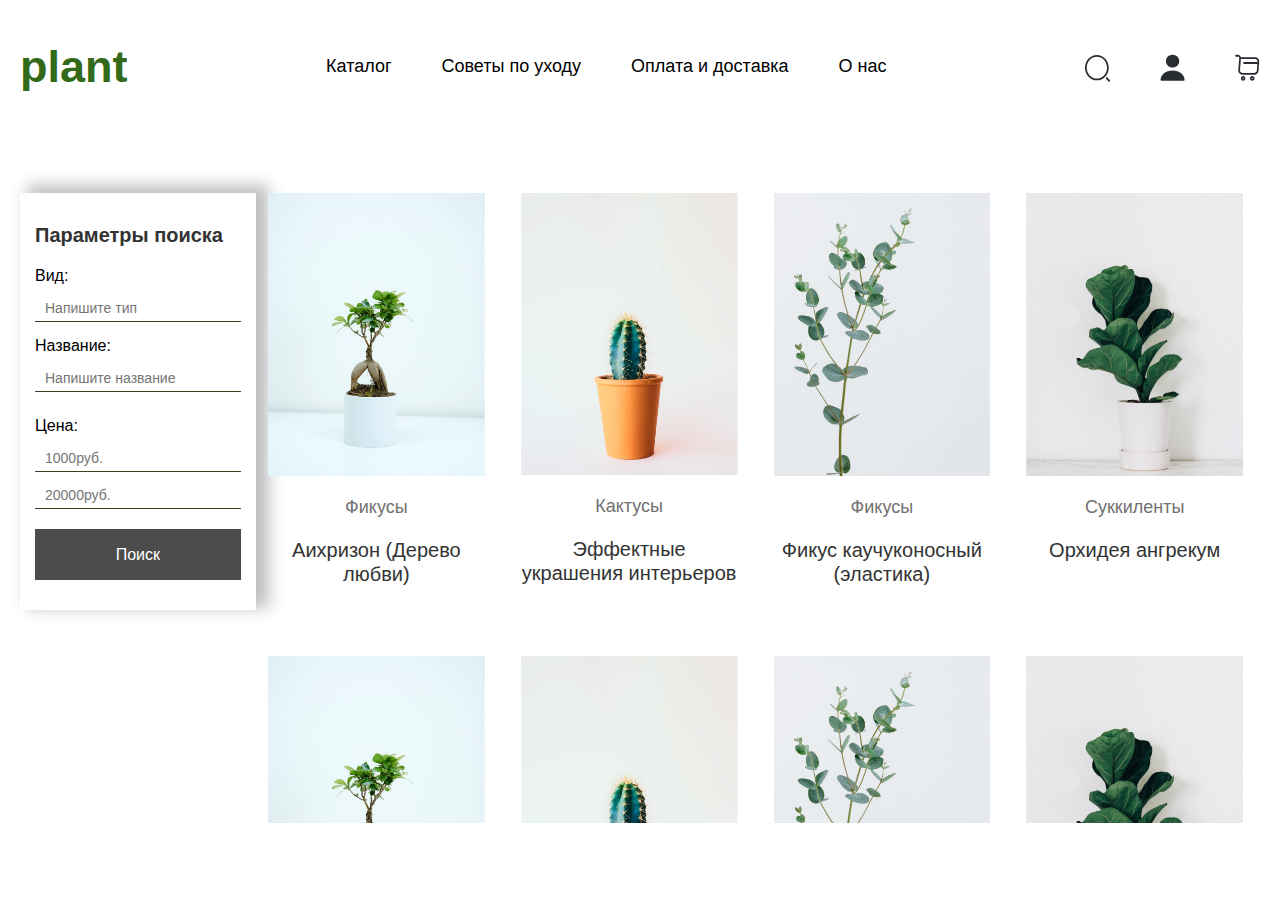
<file: item1/catalog.html>
<!DOCTYPE html>
<html lang="en">

<head>
    <meta charset="UTF-8">
    <meta http-equiv="X-UA-Compatible" content="IE=edge">
    <meta name="viewport" content="width=device-width, initial-scale=1.0">

    <meta name="description" content="">
    <meta name="keywords" content="много домашних цветов недорого быстро с доставкой">

    <link rel="icon" type="image/svg" sizes="32x32" href="./assets/icons/favicon.svg">

    <link rel="stylesheet" href="./assets/fonts/Rubik/static/Rubik-Regular.ttf">
    <link rel="stylesheet" href="./assets/fonts/Rubik/static/Rubik-SemiBold.ttf">
    <link rel="stylesheet" href="./assets/fonts/Rubik/static/Rubik-Light.ttf">
    <link rel="stylesheet" href="./assets/fonts/Rubik/static/Rubik-Medium.ttf">

    <link rel="stylesheet" href="./assets/fonts/Rambla/Rambla-Regular.ttf">



    <link rel="stylesheet" href="./style/reset.css">
    <link rel="stylesheet" href="./style/main.css">
    <link rel="stylesheet" href="./style/catalog.css">



    <title>Plant | Каталог домашних цветов.</title>
</head>

<body>
    <div class="header__container">
        <header class="header">
            <div class="header-logo__wrapper">
                <a href="./index.html">
                    <p class="header-logo">plant</p>
                </a>
            </div>
            <ul class="header-links__list">
                <li>
                    <a href="./catalog.html" class="header-link catalog__header-link">Каталог</a>
                </li>
                <li>
                    <a href="./index.html#advice" class="header-link">Советы по уходу</a>
                </li>
                <li>
                    <a href="#" class="header-link">Оплата и доставка</a>
                </li>
                <li>
                    <a href="./index.html#contacts" class="header-link">О нас</a>
                </li>
            </ul>

            <div class="action-icons__wrapper">
                <div id="search-action__wrapper">
                    <input type="text" class="search-input" placeholder="Что вы ищите?" id="search-input">
                    <button class="search-button" id="serach-button">Найти!</button>
                </div>
                <button href="#" class="action-icon">
                    <img src="./assets/icons/search-icon.svg" id="showSearchBtn" alt="Icon" class="header-icon">
                </button>
                <a href="#" class="action-icon">
                    <img src="./assets/icons/account-icon.svg" alt="Icon" class="header-icon">
                </a>
                <a href="#" class="action-icon">
                    <img src="./assets/icons/shop-icon.svg" alt="Icon" class="header-icon">
                </a>
            </div>

        </header>
        <main class="main">
            <aside class="select-params">
                <h4 class="select-params__title">Параметры поиска</h4>
                <form action="" class="select-form">

                    <label for="type">Вид:</label>
                    <input type="text" name="type" class="select-params__input" placeholder="Напишите тип ">
                    <label for="name">Название:</label>
                    <input type="text" name="name" class="select-params__input search-name__input" placeholder="Напишите название ">
                    <ul class="options">
                        
                    </ul>
                    <label for="first-price">Цена:</label>
                    <div class="price-inputs__wrapper">
                        <input type="number" name="first-price" class="select-params__input price-input"
                            id="price-input" placeholder="1000руб. ">
                        <!-- <hr class="hr"> -->
                        <input type="number" name="second-price" class="select-params__input price-input" id="price-input" placeholder="20000руб. ">
                    </div>
                    <button class="main-button search-form__button">Поиск</button>
                </form>
            </aside>
            <section class="catalog">
                <div class="catalog-cards__wrapper">
                    <div class="card">
                        <a href="./separateCardProduct.html" class="catalog-card__link">
                            <img src="./assets/images/card-1.png" class="catalog-card" alt="Catalog Image">
                            <p class="catalog-card__text">
                                Фикусы
                            </p>
                            <p class="catalog-card__name">
                                Аихризон (Дерево любви)
                            </p>
                        </a>
                    </div>
                    <div class="card">
                        <a href="#" class="catalog-card__link">
                            <img src="./assets/images/card-2.png" class="catalog-card" alt="Catalog Image">
                            <p class="catalog-card__text">
                                Кактусы
                            </p>
                            <p class="catalog-card__name">
                                Эффектные украшения интерьеров
                            </p>
                        </a>
                    </div>
                    <div class="card">
                        <a href="#" class="catalog-card__link">
                            <img src="./assets/images/card-3.png" class="catalog-card" alt="Catalog Image">
                            <p class="catalog-card__text">
                                Фикусы
                            </p>
                            <p class="catalog-card__name">
                                Фикус каучуконосный (эластика)
                            </p>
                        </a>
                    </div>
                    <div class="card">
                        <a href="#" class="catalog-card__link">
                            <img src="./assets/images/card-4.png" class="catalog-card" alt="Catalog Image">
                            <p class="catalog-card__text">
                                Суккиленты
                            </p>
                            <p class="catalog-card__name">
                                Орхидея ангрекум
                            </p>
                        </a>
                    </div>
                    <div class="card">
                        <a href="#" class="catalog-card__link">
                            <img src="./assets/images/card-1.png" class="catalog-card" alt="Catalog Image">
                            <p class="catalog-card__text">
                                Фикусы
                            </p>
                            <p class="catalog-card__name">
                                Аихризон (Дерево любви)
                            </p>
                        </a>
                    </div>
                    <div class="card">
                        <a href="#" class="catalog-card__link">
                            <img src="./assets/images/card-2.png" class="catalog-card" alt="Catalog Image">
                            <p class="catalog-card__text">
                                Кактусы
                            </p>
                            <p class="catalog-card__name">
                                Эффектные украшения интерьеров
                            </p>
                        </a>
                    </div>
                    <div class="card">
                        <a href="#" class="catalog-card__link">
                            <img src="./assets/images/card-3.png" class="catalog-card" alt="Catalog Image">
                            <p class="catalog-card__text">
                                Фикусы
                            </p>
                            <p class="catalog-card__name">
                                Фикус каучуконосный (эластика)
                            </p>
                        </a>
                    </div>
                    <div class="card">
                        <a href="#" class="catalog-card__link">
                            <img src="./assets/images/card-4.png" class="catalog-card" alt="Catalog Image">
                            <p class="catalog-card__text">
                                Суккиленты
                            </p>
                            <p class="catalog-card__name">
                                Орхидея ангрекум
                            </p>
                        </a>
                    </div>
                    <div class="card">
                        <a href="#" class="catalog-card__link">
                            <img src="./assets/images/card-2.png" class="catalog-card" alt="Catalog Image">
                            <p class="catalog-card__text">
                                Кактусы
                            </p>
                            <p class="catalog-card__name">
                                Эффектные украшения интерьеров
                            </p>
                        </a>
                    </div>
                    <div class="card">
                        <a href="#" class="catalog-card__link">
                            <img src="./assets/images/card-3.png" class="catalog-card" alt="Catalog Image">
                            <p class="catalog-card__text">
                                Фикусы
                            </p>
                            <p class="catalog-card__name">
                                Фикус каучуконосный (эластика)
                            </p>
                        </a>
                    </div>
                    <div class="card">
                        <a href="#" class="catalog-card__link">
                            <img src="./assets/images/card-4.png" class="catalog-card" alt="Catalog Image">
                            <p class="catalog-card__text">
                                Суккиленты
                            </p>
                            <p class="catalog-card__name">
                                Орхидея ангрекум
                            </p>
                        </a>
                    </div>
                    <div class="card">
                        <a href="#" class="catalog-card__link">
                            <img src="./assets/images/card-2.png" class="catalog-card" alt="Catalog Image">
                            <p class="catalog-card__text">
                                Кактусы
                            </p>
                            <p class="catalog-card__name">
                                Эффектные украшения интерьеров
                            </p>
                        </a>
                    </div>
                    <div class="card">
                        <a href="#" class="catalog-card__link">
                            <img src="./assets/images/card-3.png" class="catalog-card" alt="Catalog Image">
                            <p class="catalog-card__text">
                                Фикусы
                            </p>
                            <p class="catalog-card__name">
                                Фикус каучуконосный (эластика)
                            </p>
                        </a>
                    </div>
                    <div class="card">
                        <a href="#" class="catalog-card__link">
                            <img src="./assets/images/card-4.png" class="catalog-card" alt="Catalog Image">
                            <p class="catalog-card__text">
                                Суккиленты
                            </p>
                            <p class="catalog-card__name">
                                Орхидея ангрекум
                            </p>
                        </a>
                    </div>
                </div>
            </section>
        </main>
        <footer class="footer">
            <div class="footer-bg"></div>
            <div class="links__wrap">
                <ul class="footer-links">
                    <li>
                        <a href="#" class="footer-link">Каталог</a>
                    </li>
                    <li>
                        <a href="#" class="footer-link">Советы по уходу</a>
                    </li>
                    <li>
                        <a href="#" class="footer-link">Оплата и доставкау</a>
                    </li>
                    <li>
                        <a href="#" class="footer-link">Контакты</a>
                    </li>
                </ul>
                <div class="footer-info">
                    <div class="footer-info__left">
                        <h2 class="header-logo footer-logo">plant</h2>
                        <p class="footer-text">
                            © 2022 магазин цветов и растений PLANT
                        </p>
                    </div>
                    <div class="footer-info__right">
                        <input type="email" placeholder="e-mail" class="footer-email__input" id="email-mailing__list">
                        <button class="main-button footer-button">ПОДПИСАТЬСЯ</button>
                    </div>
                </div>
            </div>
        </footer>

    </div>

    <script src="./js/main.js"></script>
    <script src="./js/catalog.js"></script>
</body>

</html>
</file>
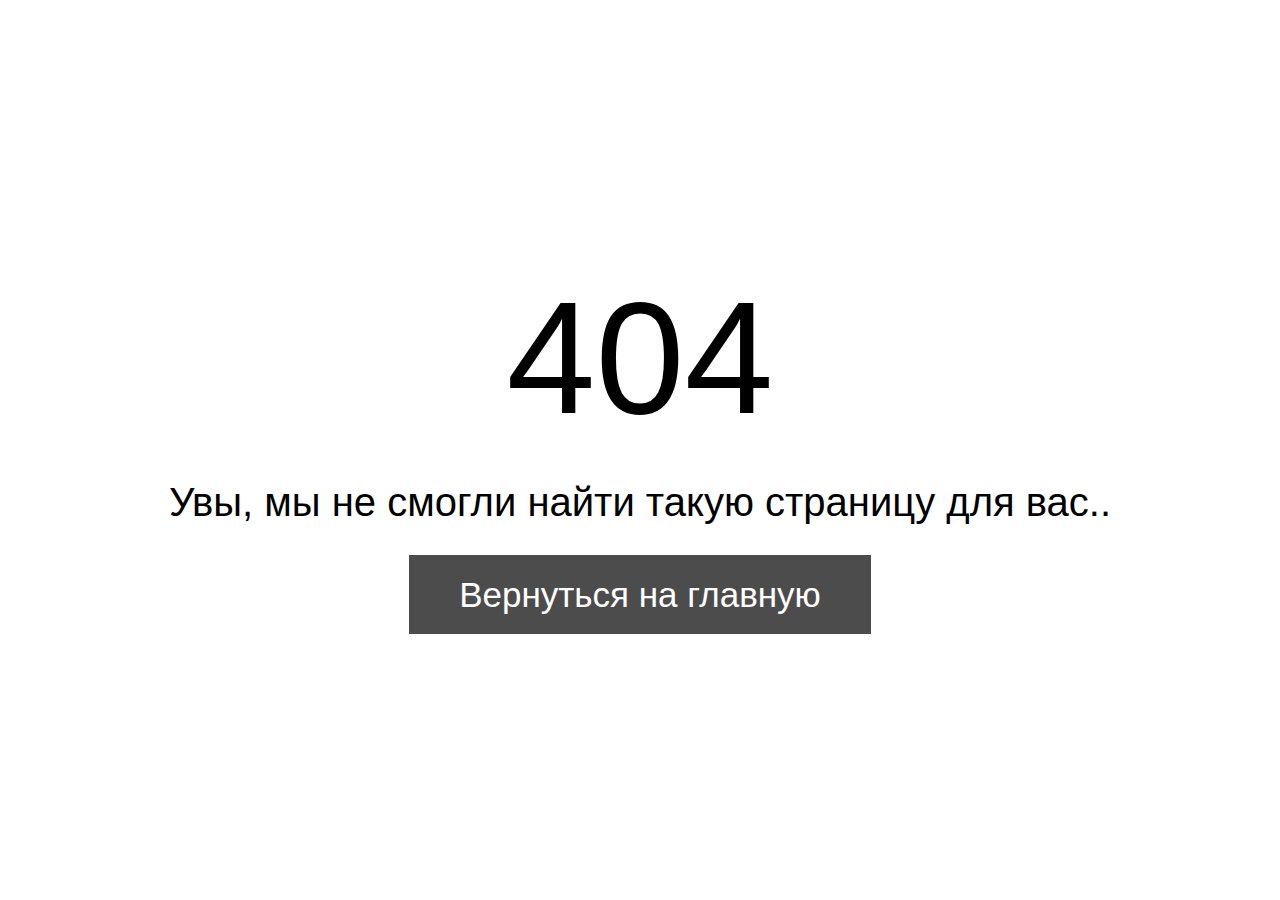
<file: item1/ErrorPage.html>
<!DOCTYPE html>
<html lang="en">
<head>
    <link rel="icon" type="image/svg" sizes="32x32" href="./assets/icons/favicon.svg">

    <link rel="stylesheet" href="./assets/fonts/Rubik/static/Rubik-Regular.ttf">
    <link rel="stylesheet" href="./assets/fonts/Rubik/static/Rubik-SemiBold.ttf">
    <link rel="stylesheet" href="./assets/fonts/Rubik/static/Rubik-Light.ttf">
    <link rel="stylesheet" href="./assets/fonts/Rubik/static/Rubik-Medium.ttf">

    <link rel="stylesheet" href="./assets/fonts/Rambla/Rambla-Regular.ttf">



    <link rel="stylesheet" href="./style/reset.css">
    <link rel="stylesheet" href="./style/main.css">
    

    <title>Plant | ERROR PAGE</title>
</head>
<body>
    <div class="error-page__wrapper">
        <h2 class="error-page__title">
            404
        </h2>

        <p class="error-page__desc">Увы, мы не смогли найти такую страницу для вас..</p>

        <button class="main-button error-button">
            <a href="index.html">Вернуться на главную</a>
        </button>
    </div>
</body>
</html>
</file>
<file: item1/style/main.css>
*,
*+*,
*::after,
*::before {
    box-sizing: border-box;
}

body,
html {
    /* font-family: 'Rambla', sans-serif; */
    font-family: 'Rubik', sans-serif;
    font-weight: 400;
    font-size: 16px;
    font-style: normal;
    color: #000000;
    scroll-behavior: smooth;
    overflow-x: hidden;

    height: 100vh;
}

::-webkit-scrollbar {
    width: 15px;
}

::-webkit-scrollbar-track {
    background-color: rgb(221, 221, 221);
}

::-webkit-scrollbar-thumb {
    background-color: rgb(188, 188, 188);
    border-radius: 15px;
    width: 10px;
}


/* HEADER */

.header__container {
    max-width: 1822px;
    width: 100%;
    margin: 40px auto;
    padding: 0 20px;
}

.header {
    display: flex;
    justify-content: space-between;
    align-items: center;
}

.header-logo {
    font-weight: 600;
    font-size: 45px;
    line-height: 53px;
    color: #336A19;
}

.header-links__list {
    display: flex;
    font-size: 18px;
}

.header-links__list li {
    margin-right: 50px;
}

.header-links__list li:last-child {
    margin-right: 0;
}

.header-icons__wrapper {
    display: flex;
}

.action-icon {
    max-width: 25px;
    width: 100%;
    height: 25px;
    margin-right: 50px;
    background-color: transparent;
}

.action-icons__wrapper {
    display: flex;
    align-items: center;
}

.action-icon:last-child {
    margin-right: 0;
}

#search-action__wrapper {
    display: none;
}

.search-input {
    display: inline-block;
    border: 2px solid #4D4C4C;
    padding: 10px 15px;
    font-size: 18px;
}

.search-button {
    background-color: #4D4C4C;
    color: #FFFFFF;
    font-size: 18px;
    padding: 12px 10px;
    margin-right: 20px;
}

/* .authorization {
    width: 500px;
    height: 500px;
    position: absolute;
    background-color: #336A19;
    top: calc(100% - 29vw);
    left: calc(100% - 57vw);
    z-index: 1;
} */

.error-page__wrapper {
    width: 100vw;
    height: 100vh;

    display: flex;
    flex-direction: column;
    justify-content: center;
    align-items: center;
}

.error-page__title {
    font-size: 160px;
    margin-bottom: 30px;
}

.error-page__desc {
    font-size: 40px;
    margin-bottom: 30px;
}

.error-button {
    font-size: 35px !important;
    padding: 30px 50px !important;
}

/* MAIN */

.main {
    position: relative;
}

.main-info {
    margin-bottom: 125px;
}

.content__container {
    max-width: 1822px;
    width: 100%;
    margin: 0 auto;
    padding: 0 20px;
}

.main-content__wrapper {
    padding: 139px 0 0 150px;
    margin-bottom: 259px;
}

.bg-img {
    position: absolute;
    max-width: 1822px;
    width: 100%;
    z-index: -1;
}

.section-title {
    font-weight: 600;
    font-size: 45px;
    line-height: 53px;
    color: #000000;
    margin-bottom: 26px;
}

.section-text {
    font-weight: 400;
    font-size: 16px;
    line-height: 19px;
    color: #333333;
    margin-bottom: 26px;
}

.main-button {
    padding: 16px 46px;
    font-size: 16px;
    line-height: 19px;
    color: #FFFFFF;
    background: #4D4C4C;
}

.small-catalog {
    display: flex;
}

.small-catalog__item {
    margin-right: 74px;
    transition: .3s linear;
}

.small-catalog__item:hover {
    transform: scale(1.1);
    font-size: 20px;
    cursor: pointer;
}

.small-catalog__item:nth-child(2) {
    margin-right: 96px;
}

.small-catalog__item:last-child {
    margin-right: 0;
}

.item-name {
    font-style: normal;
    font-weight: 600;
    font-size: 25px;
    line-height: 30px;
    margin: 30px 0 11px;
}

.item-description {
    font-weight: 500;
    line-height: 24px;
    color: #333333;
}


/* catalog */

.section-title__catalog {
    font-weight: 600;
    font-size: 45px;
    line-height: 53px;
    margin-bottom: 93px;
}

.catalog-cards__wrapper {
    display: grid;
    grid-template-columns: 1fr 1fr 1fr 1fr;
    grid-template-rows: 1fr 1fr;
    gap: 70px 36px;
}

.card a {
    display: flex;
    flex-direction: column;
    justify-content: center;
    text-align: center;
    font-family: 'Rambla', sans-serif;
    font-style: normal;
    transition: .3s linear;
}

.card a:hover {
    opacity: 1;
    filter: drop-shadow(20px 15px 5px rgba(0, 0, 0, 0.25));
}

.catalog-card__text {
    font-weight: 400;
    font-size: 18px;
    line-height: 22px;
    color: #717171;
    margin: 20px 0;
}

.catalog-card__name {
    font-weight: 400;
    font-size: 20px;
    line-height: 24px;
    color: #333333;
}

.section-button__wrapper {
    display: flex;
}

#more__button {
    display: inline-block;
    letter-spacing: 4px;
    color: #FFFFFF;
    margin: 75px auto 118px;
    padding: 23px 110px;
}


.section-title__tips {
    margin-bottom: 130px;
    line-height: 53px;
}


.advice__container {
    max-width: 1622px;
    width: 100%;
    margin: 0 auto;
}

.separate-advice__left {
    transform: translateX(50%);
    transition: 1s linear all;
    opacity: 0;

    margin-bottom: 62px;
}

.separate-advice__right {
    transform: translateX(-50%);
    transition: 1s linear all;
    opacity: 0;

    margin-bottom: 62px;
}

.showAdvice {
    transform: translateX(0);
    opacity: 1;
}


.advice-text__wrapper {
    display: flex;
    flex-direction: row;
    align-items: center;
    margin-left: 40px;
}

.left {
    flex-direction: row-reverse;
}

.advice-text {
    font-weight: 400;
    font-size: 30px;
    line-height: 167%;
    color: #000000;
    margin: 0 100px 0 85px;
}

.contacts {
    position: relative;
    margin-bottom: 60px;
}

.section-title__cotacts {
    margin: 125px 0 60px;
}

.contacts-content__wrapper {
    position: relative;
}

.contacts-info {
    position: absolute;
    top: 148px;
    left: 100px;
    padding: 70px 50px;
    background-color: #B7B7B7;
    width: 700px;
    transition: all .3s linear;
}

.contacts-info:hover {
    box-shadow: 21px 21px 63px #333;
}

.contacts-wrap {
    display: flex;
    align-items: center;
    margin-top: 55px;
}

.contants-text {
    font-size: 25px;
    line-height: 120%;
}

.contacts-icon {
    margin-right: 20px;
}

.contacts-logo {
    color: #000000;
}

/* footer */
.footer {
    position: relative;
    padding: 47px 70px 50px;
    color: #FFFFFF;

    margin: 100px 0 0 0;
}

.footer-bg {
    position: absolute;
    z-index: -1;
    background: #333434;
    width: 100vw;
    height: 100%;
    margin-left: calc(46% - 50vw);
    top: 0;
}

.footer-links {
    display: flex;
    margin-bottom: 193px;
    font-size: 20px;
}

.footer-link {
    margin-right: 50px;

}

.footer-info {
    display: flex;
    justify-content: space-between;
}

.footer-logo {
    color: #FFFFFF;
    margin-bottom: 25px;
}

.footer-text {
    font-size: 20px;
    line-height: 125%;
}


.footer-info__right {
    display: flex;
}

.footer-email__input {
    padding: 28px 200px 28px 29px;
    font-size: 20px;
    background-color: transparent;
    border: 2px solid #FFFFFF;
}

.footer-input-email::-webkit-input-placeholder {
    color: #FFFFFF;
}

.footer-input-email:-moz-placeholder {
    color: #FFFFFF;
}

.footer-input-email::-moz-placeholder {
    color: #FFFFFF;
}

.footer-button {
    background-color: #FFFFFF;
    color: #000000;
    padding: 25px 52px;
    font-size: 20px;
    line-height: 30px;
}

.iframe {
    min-width: 1822px;
    height: 800px;
}


@media (max-width: 1024px) {

    .header__container {
        margin: 20px auto;
    }

    .header-logo {
        font-size: 35px;
    }

    .header-links__list {
        font-size: 16px;
    }

    .header-icon {
        max-width: 20px;
        height: 20pxx;
    }

    .main-content__wrapper {
        padding: 78px 0 0 90px;
        margin-bottom: 90px;
    }

    .main-info {
        margin-bottom: 65px;
    }

    .section-title {
        font-weight: 600;
        font-size: 35px;
        line-height: 40px;
        color: #000000;
        margin-bottom: 10px;
    }

    .section-text {
        margin-bottom: 15px;
    }

    .main-button {
        font-size: 14px;
    }

    .small-catalog__item {
        margin-right: 20px;
    }

    .small-catalog__item:nth-child(2) {
        margin-right: 30px;
    }

    .item-name {
        font-size: 20px;
        margin: 20px 0 11px;
    }

    .item-description {
        font-size: 14px;
    }

    /* catalog */
    .section-title__catalog {
        margin-bottom: 40px;
    }

    .catalog-cards__wrapper {
        grid-template-columns: 1fr 1fr 1fr;
        grid-template-rows: 1fr 1fr;
        overflow: hidden;
        gap: 35px 25px;
    }

    .card {
        max-width: 350px;
        width: 100%;
        height: 500px;
    }

    .card p {
        font-size: 16px;
    }

    .catalog-card__name {
        margin: 0;
    }

    .catalog-card__text {
        margin: 15px 0;
    }

    .media1024 {
        display: none;
    }

    #more__button {
        margin: 40px auto 75px;
        padding: 23px 110px;
    }

    .tips img {
        max-width: 500px;
    }

    .advice-text {
        font-size: 16px;
        margin: 0 50px 0 50px;
    }

    .advice-number {
        max-width: 70px !important;
        height: 100px;
    }

    .separate-advice__left {
        margin-bottom: 40px;
    }

    .separate-advice__right {
        margin-bottom: 40px;
    }

    .advice-text__wrapper {
        margin: 0;
    }

    .section-title__cotacts {
        margin: 15px 0 30px;
    }

    .iframe {
        min-width: 1024px;
        height: 600px;
    }

    .contacts-info {
        top: 120px;
        left: 60px;
        padding: 50px 30px;
        width: auto;
    }

    .contacts-logo {
        font-size: 25px;
    }

    .contacts-wrap {
        margin-top: 25px;
    }

    .contants-text {
        font-size: 16px;
        line-height: 120%;
    }

    .contacts-icon {
        max-width: 20px;
        height: 20px;
        margin-right: 10px;
    }

    .footer {
        font-size: 16px;
        padding: 37px 0 50px;
        margin-top: 45px;
    }

    .footer-bg {
        margin-left: calc(42% - 42vw);
    }

    .footer-links {
        display: flex;
        margin-bottom: 50px;
        font-size: 16px;
    }
    .footer-info {
        align-items: center;
    }
    .footer-info__right {
        height: 70px;
    }
    .footer-button {
        padding: 0px 20px;
    }

    .footer-email__input {
        padding: 0px 40px 2px 20px;
        font-size: 16px;
    }

    .footer-logo {
        font-size: 35px;
        margin-bottom: 15px;
    }

    .footer-text {
        font-size: 16px;
    }
}
</file>
<file: item1/style/catalog.css>
.header {
    margin-bottom: 100px;
}

.header__container {
    padding: 0 20px;
}

.active-link {
    border-bottom: 2px solid #336A19;
}
.catalog__header-link {

}

.select-form {
    display: flex;
    flex-direction: column;
}

.select-form > label{
    margin-top: 15px;
}
.select-form > label:first-child{
    margin-top: 0;
}

.price-inputs__wrapper {
    display: flex;
    justify-content: space-between;
    align-items: center;
    flex-direction: column;
}

.price-input {
    display: inline-block;
}

.hr {
    width: 10px ;
    height: 2px;
    background-color: #333;
    margin-top: 10px;
}

.options {
    margin-top: 10px;
}

.search-form__button {
    margin-top: 20px ;
}

.select-params {
    box-shadow: 10px -5px 15px 3px  #bfbfbf;
    color: #000000;
    height: auto;
    padding: 30px 15px;
}

.hl {
    background-color: #4D4C4C;
    color: #FFFFFF;
    padding: 5px;
    border-radius: 5px;
}

.select-params__title {
    font-weight: 600;
    font-size: 20px;
    line-height: 24px;
    color: #333333; 
    margin-bottom: 20px;
}

.select-params__input {
    font-size: 14px;
    background-color: transparent;
    /* box-shadow: 0px 0px 5px #333; */
    border-bottom: 1px solid #334323;
    width: 100%;
    padding: 5px 10px;
    margin-top: 10px;
}
.catalog__header-link:hover {
    opacity: 1;
}

.catalog {
    height: 70vh;
    overflow-y: scroll;
    float: right;
    width:80%;
}

.catalog-cards__wrapper  {
    overflow-y: hidden;
    padding-right: 17px;
}

.catalog-cards__wrapper {
    display: grid;
    grid-template-columns: 1fr 1fr 1fr 1fr;
    grid-template-rows: 1fr 1fr;
    gap: 70px 36px;
} 

.select-params {
    float: left;
    width: 19%;
}

.footer {
    display: none;
    margin-top: 1120px;
}

@media (max-width: 1024px) {
    .select-params {
        /* transform: translate(-100vw); */
        display: none;
    }
    .catalog {
        float: unset;
        width: 100%;
    }

    .catalog-cards__wrapper {
        
        grid-template-columns: 1fr 1fr 1fr ;
        grid-template-rows: 1fr 1fr;
        overflow: hidden;
        gap: 35px 25px;
    }
    .card {
        /* max-width: 350px; */
        /* width: 100%; */
        height: auto;
    }
}
</file>
